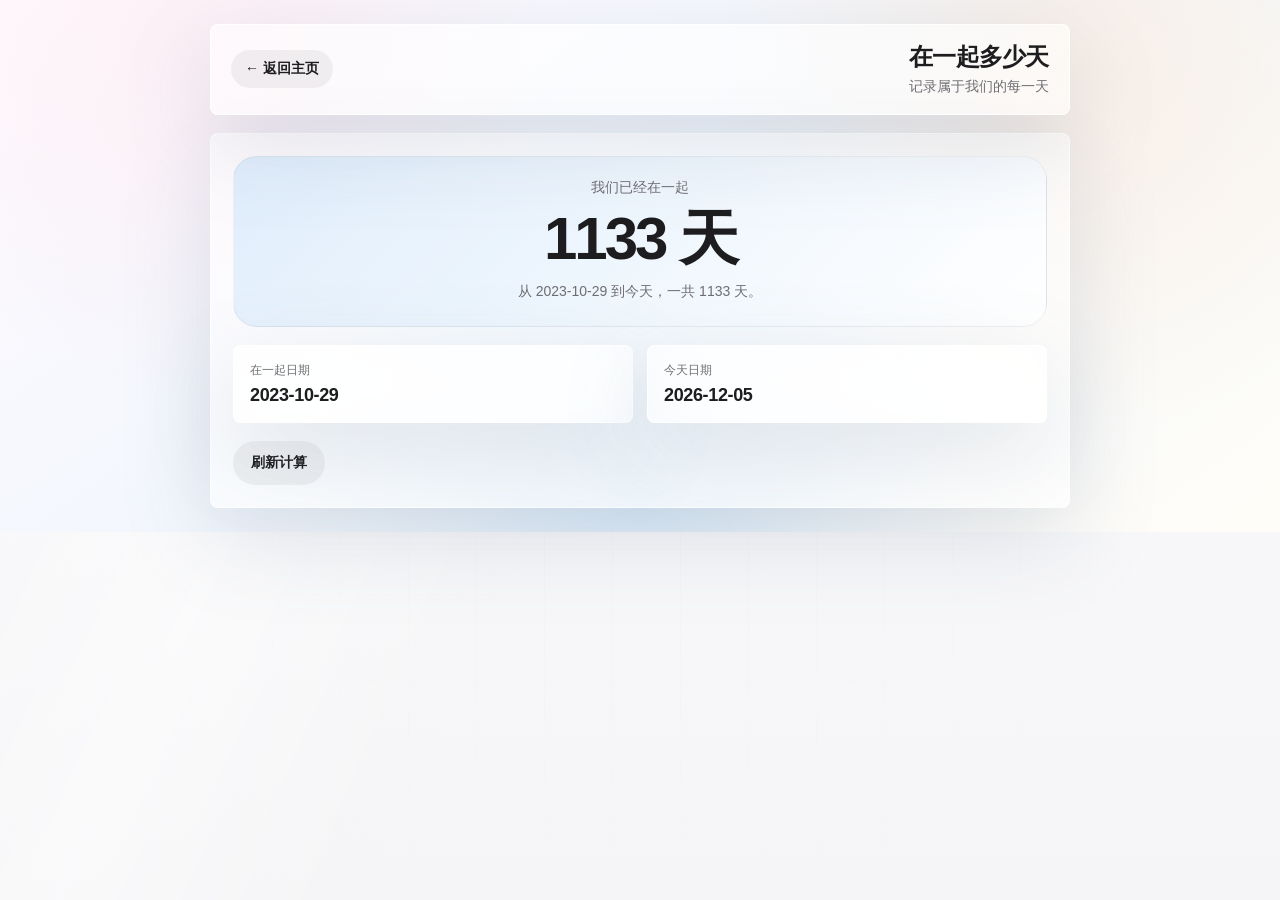
<file: days.html>
<!doctype html>
<html lang="zh-CN">
<head>
  <meta charset="UTF-8" />
  <meta name="viewport" content="width=device-width, initial-scale=1.0" />
  <title>在一起多少天</title>
  <style>
    :root {
      --bg: #f5f5f7;
      --panel: rgba(255, 255, 255, 0.72);
      --panel-strong: rgba(255, 255, 255, 0.9);
      --text: #1d1d1f;
      --subtext: #6e6e73;
      --primary: #0071e3;
      --primary-hover: #0060c7;
      --shadow: 0 18px 50px rgba(0, 0, 0, 0.08);
      --shadow-soft: 0 8px 24px rgba(0, 0, 0, 0.06);
      --radius-xl: 28px;
      --radius-lg: 22px;
      --radius-md: 16px;
    }

    * { box-sizing: border-box; }

    html, body {
      margin: 0;
      min-height: 100%;
      color: var(--text);
      font-family: -apple-system, BlinkMacSystemFont, "SF Pro Display", "SF Pro Text",
        "PingFang SC", "Hiragino Sans GB", "Microsoft YaHei", sans-serif;
      -webkit-font-smoothing: antialiased;
      text-rendering: optimizeLegibility;
      background:
        radial-gradient(circle at top left, rgba(0, 113, 227, 0.10), transparent 28%),
        radial-gradient(circle at top right, rgba(255, 59, 48, 0.08), transparent 24%),
        linear-gradient(180deg, #fbfbfd 0%, #f5f5f7 100%);
    }

    body {
      padding: 24px;
    }

    .page {
      max-width: 860px;
      margin: 0 auto;
    }

    .topbar {
      position: sticky;
      top: 16px;
      z-index: 20;
      background: var(--panel);
      backdrop-filter: saturate(180%) blur(18px);
      -webkit-backdrop-filter: saturate(180%) blur(18px);
      border: 1px solid rgba(255, 255, 255, 0.7);
      border-radius: var(--radius-xl);
      box-shadow: var(--shadow-soft);
      padding: 18px 20px;
      display: flex;
      align-items: center;
      justify-content: space-between;
      gap: 12px;
    }

    .back {
      text-decoration: none;
      color: var(--text);
      font-size: 14px;
      font-weight: 600;
      padding: 10px 14px;
      border-radius: 999px;
      background: rgba(0, 0, 0, 0.05);
      transition: background .2s ease, transform .15s ease;
      white-space: nowrap;
    }

    .back:hover {
      background: rgba(0, 0, 0, 0.08);
      transform: translateY(-1px);
    }

    .title-wrap h1 {
      margin: 0;
      font-size: 24px;
      line-height: 1.2;
      letter-spacing: -0.03em;
    }

    .title-wrap p {
      margin: 6px 0 0;
      color: var(--subtext);
      font-size: 14px;
    }

    .card {
      margin-top: 18px;
      background: rgba(255, 255, 255, 0.52);
      border: 1px solid rgba(255, 255, 255, 0.78);
      border-radius: var(--radius-xl);
      box-shadow: var(--shadow-soft);
      padding: 22px;
    }

    .hero {
      padding: 22px;
      border-radius: 24px;
      background:
        linear-gradient(135deg, rgba(0,113,227,0.12), rgba(255,255,255,0.7)),
        rgba(255,255,255,0.78);
      border: 1px solid rgba(0, 0, 0, 0.05);
      text-align: center;
    }

    .hero .label {
      font-size: 14px;
      color: var(--subtext);
      margin: 0;
    }

    .hero .days {
      margin: 10px 0 0;
      font-size: clamp(34px, 7vw, 60px);
      line-height: 1.05;
      font-weight: 900;
      letter-spacing: -0.05em;
      color: var(--text);
    }

    .hero .sub {
      margin: 10px 0 0;
      color: var(--subtext);
      font-size: 14px;
      line-height: 1.7;
    }

    .info-grid {
      margin-top: 18px;
      display: grid;
      grid-template-columns: repeat(2, minmax(0, 1fr));
      gap: 14px;
    }

    .info-item {
      padding: 16px;
      border-radius: 20px;
      background: rgba(255, 255, 255, 0.72);
      border: 1px solid rgba(0, 0, 0, 0.06);
    }

    .info-item .k {
      font-size: 12px;
      color: var(--subtext);
      margin: 0 0 6px;
    }

    .info-item .v {
      font-size: 18px;
      font-weight: 800;
      margin: 0;
      letter-spacing: -0.02em;
    }

    .tips {
      margin-top: 16px;
      font-size: 12px;
      color: var(--subtext);
      line-height: 1.8;
    }

    .btn-row {
      margin-top: 18px;
      display: flex;
      gap: 10px;
      flex-wrap: wrap;
    }

    .btn {
      border: none;
      border-radius: 999px;
      font-weight: 700;
      cursor: pointer;
      user-select: none;
      -webkit-tap-highlight-color: transparent;
      transition: transform .15s ease, background .2s ease, box-shadow .2s ease;
      text-decoration: none;
      display: inline-flex;
      align-items: center;
      justify-content: center;
      padding: 13px 18px;
      font-size: 14px;
    }

    .primary-btn {
      background: linear-gradient(180deg, #0a84ff 0%, #0071e3 100%);
      color: #fff;
      box-shadow: 0 10px 22px rgba(0, 113, 227, 0.24);
    }

    .primary-btn:hover {
      background: linear-gradient(180deg, #2491ff 0%, var(--primary-hover) 100%);
      transform: translateY(-1px);
    }

    .ghost-btn {
      background: rgba(0, 0, 0, 0.05);
      color: var(--text);
    }

    .ghost-btn:hover {
      background: rgba(0, 0, 0, 0.08);
      transform: translateY(-1px);
    }

    @media (max-width: 720px) {
      body {
        padding: 14px;
      }

      .topbar {
        top: 10px;
        padding: 14px 16px;
        flex-direction: column;
        align-items: flex-start;
      }

      .card {
        padding: 16px;
      }

      .info-grid {
        grid-template-columns: 1fr;
      }

      .hero .days {
        font-size: 42px;
      }
    }
  </style>
  <link rel="stylesheet" href="./assets/site-motion.css" />
  <link rel="icon" href='data:image/svg+xml,%3Csvg xmlns="http://www.w3.org/2000/svg" viewBox="0 0 64 64"%3E%3Crect width="64" height="64" rx="18" fill="%23eaf4ff"/%3E%3Cpath fill="%237199c9" d="M32 49 15 32c-6-6-2-17 7-17 5 0 8 3 10 7 2-4 5-7 10-7 9 0 13 11 7 17L32 49z"/%3E%3C/svg%3E' />
  <style>
    body {
      background:
        radial-gradient(circle at 18% 10%, rgba(180, 210, 244, .72), transparent 30%),
        radial-gradient(circle at 88% 18%, rgba(255, 250, 235, .9), transparent 28%),
        radial-gradient(circle at 42% 92%, rgba(212, 227, 246, .9), transparent 36%),
        linear-gradient(140deg, #f9fbff 0%, #eef5fb 48%, #ffffff 100%) !important;
    }

    body::before {
      content: "";
      position: fixed;
      inset: 0;
      z-index: 0;
      pointer-events: none;
      background:
        linear-gradient(90deg, rgba(126, 149, 178, .07) 1px, transparent 1px),
        linear-gradient(rgba(126, 149, 178, .06) 1px, transparent 1px);
      background-size: 64px 64px;
      mask-image: radial-gradient(circle at 50% 36%, rgba(0,0,0,.68), transparent 70%);
    }

    .page { position: relative; z-index: 1; }

    .topbar,
    .card,
    .info-item {
      border-radius: 8px !important;
      border: 1px solid rgba(255,255,255,.78) !important;
      background: rgba(255,255,255,.58) !important;
      box-shadow: 0 28px 90px rgba(92, 111, 138, .18) !important;
      backdrop-filter: blur(24px) saturate(150%);
      -webkit-backdrop-filter: blur(24px) saturate(150%);
    }
  </style>
</head>
<body data-page-key="days" class="nuonuo-page-enter">
  <div class="page">
    <header class="topbar">
      <a class="back" href="./index.html">← 返回主页</a>
      <div class="title-wrap">
        <h1>在一起多少天</h1>
        <p>记录属于我们的每一天</p>
      </div>
    </header>

    <main class="card">
      <section class="hero">
        <p class="label">我们已经在一起</p>
        <div class="days" id="daysText">-- 天</div>
        <p class="sub" id="subText">正在计算中…</p>
      </section>

      <div class="info-grid">
        <div class="info-item">
          <p class="k">在一起日期</p>
          <p class="v" id="startDateText">--</p>
        </div>
        <div class="info-item">
          <p class="k">今天日期</p>
          <p class="v" id="todayText">--</p>
        </div>
      </div>

      <div class="btn-row">
    
        <button class="btn ghost-btn" id="refreshBtn">刷新计算</button>
      </div>

    
    </main>
  </div>

  <script src="./assets/vendor/gsap/gsap.min.js"></script>
  <script src="./assets/site-motion.js"></script>
  <script>
    // Anniversary page script: calculates days together from a fixed start date in the user's local timezone.
    // 这里改成你们“在一起”的日期
    // 格式：YYYY-MM-DD
    const START_DATE = '2023-10-29';

    const daysText = document.getElementById('daysText');
    const subText = document.getElementById('subText');
    const startDateText = document.getElementById('startDateText');
    const todayText = document.getElementById('todayText');
    const refreshBtn = document.getElementById('refreshBtn');

    function formatDate(date) {
      const y = date.getFullYear();
      const m = String(date.getMonth() + 1).padStart(2, '0');
      const d = String(date.getDate()).padStart(2, '0');
      return `${y}-${m}-${d}`;
    }

    function calculateDaysTogether() {
      // Normalize both dates to midnight so partial-day hours do not change the displayed day count.
      const start = new Date(START_DATE);
      const today = new Date();

      start.setHours(0, 0, 0, 0);
      today.setHours(0, 0, 0, 0);

      const diffMs = today - start;
      const days = Math.floor(diffMs / (1000 * 60 * 60 * 24));

      startDateText.textContent = formatDate(start);
      todayText.textContent = formatDate(today);

      if (days < 0) {
        daysText.textContent = `还没到`;
        subText.textContent = `你设置的在一起日期是 ${formatDate(start)}，它还晚于今天。请检查日期是否写对。`;
        return;
      }

      daysText.textContent = `${days} 天`;
      subText.textContent = `从 ${formatDate(start)} 到今天，一共 ${days} 天。`;
    }

    refreshBtn.addEventListener('click', calculateDaysTogether);

    calculateDaysTogether();
    setInterval(calculateDaysTogether, 60 * 1000);
  </script>
</body>
</html>
</file>
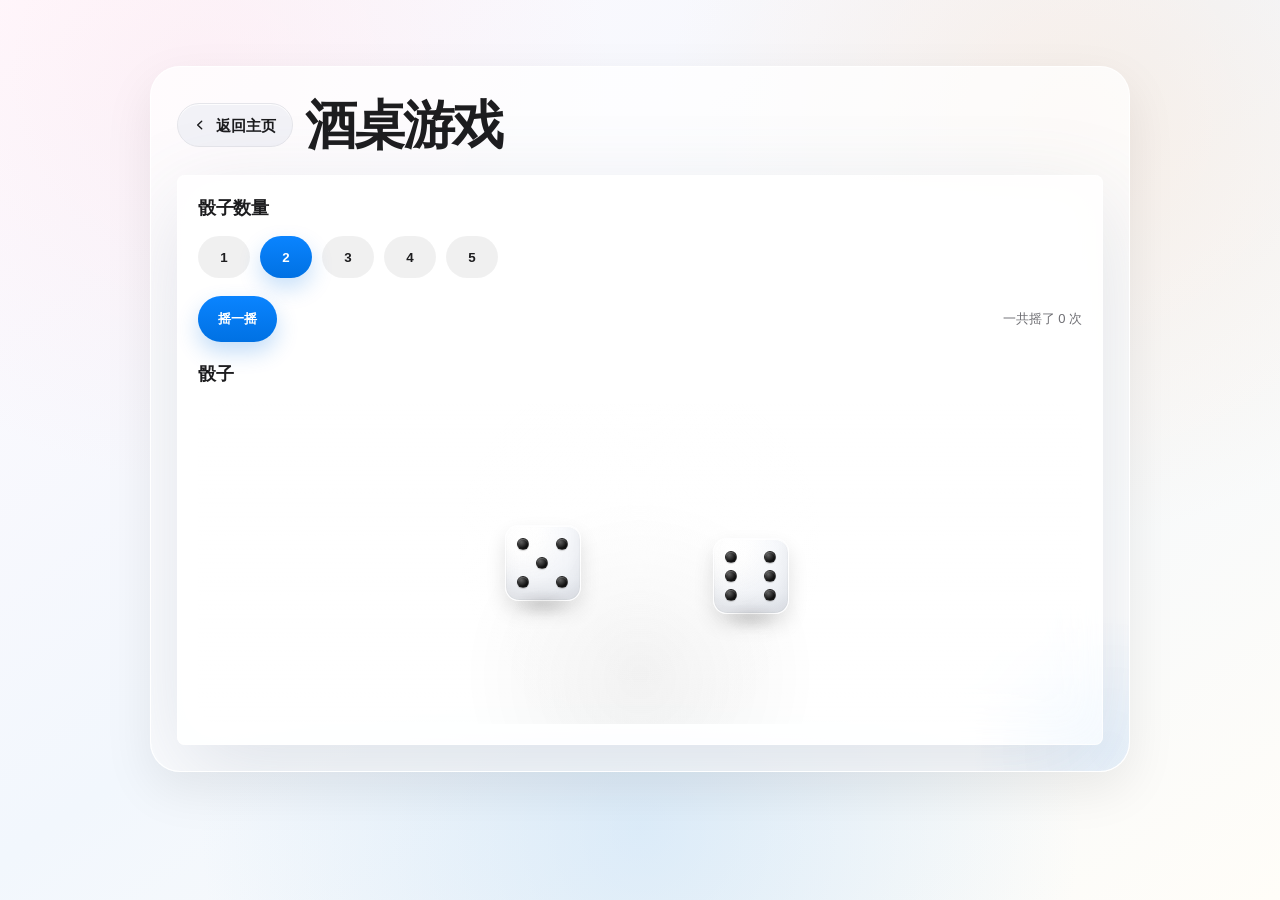
<file: drinkgame.html>
<!doctype html>
<html lang="zh-CN">
<head>
  <meta charset="UTF-8" />
  <meta name="viewport" content="width=device-width, initial-scale=1.0, viewport-fit=cover" />
  <title>酒桌游戏</title>
  <style>
    :root {
      --text: #1d1d1f;
      --subtext: #6e6e73;
      --shadow: 0 18px 50px rgba(0, 0, 0, 0.08);
      --shadow-soft: 0 8px 24px rgba(0, 0, 0, 0.06);
      --primary: #0a84ff;
      --primary-2: #0071e3;
      --die-size: 76px;
      --pip-size: 12px;
    }

    * { box-sizing: border-box; }

    html, body {
      margin: 0;
      min-height: 100%;
      color: var(--text);
      font-family: -apple-system, BlinkMacSystemFont, "SF Pro Display", "SF Pro Text",
        "PingFang SC", "Hiragino Sans GB", "Microsoft YaHei", sans-serif;
      -webkit-font-smoothing: antialiased;
      text-rendering: optimizeLegibility;
      background:
        radial-gradient(circle at 12% 12%, rgba(0, 113, 227, 0.12), transparent 18%),
        radial-gradient(circle at 85% 15%, rgba(0, 113, 227, 0.09), transparent 16%),
        radial-gradient(circle at 70% 88%, rgba(44, 140, 255, 0.10), transparent 18%),
        linear-gradient(180deg, #fbfbfd 0%, #f5f5f7 100%);
    }

    body {
      padding: 18px;
    }

    .page {
      max-width: 980px;
      margin: 0 auto;
      min-height: calc(100vh - 36px);
      display: flex;
      flex-direction: column;
      gap: 18px;
      padding-top: 48px;
    }

    .hero {
      background: rgba(255, 255, 255, 0.72);
      backdrop-filter: saturate(180%) blur(24px);
      -webkit-backdrop-filter: saturate(180%) blur(24px);
      border: 1px solid rgba(255, 255, 255, 0.82);
      border-radius: 30px;
      box-shadow: var(--shadow);
      padding: 30px 26px 26px;
      overflow: hidden;
      position: relative;
    }

    .hero::before {
      content: "";
      position: absolute;
      inset: auto -120px -120px auto;
      width: 280px;
      height: 280px;
      border-radius: 50%;
      background: radial-gradient(circle, rgba(0,113,227,.09) 0%, rgba(0,113,227,0) 70%);
      pointer-events: none;
    }

    .title-row {
      display: flex;
      align-items: center;
      gap: 12px;
      flex-wrap: wrap;
    }

    .back-pill {
      display: inline-flex;
      align-items: center;
      gap: 8px;
      height: 44px;
      padding: 0 16px 0 14px;
      border-radius: 999px;
      text-decoration: none;
      color: #1d1d1f;
      background: #f2f2f7;
      border: 1px solid #e5e5ea;
      box-shadow: 0 1px 0 rgba(255,255,255,.85) inset;
      font-size: 15px;
      font-weight: 700;
      line-height: 1;
      transition: transform .15s ease, background .15s ease, box-shadow .15s ease;
      white-space: nowrap;
      user-select: none;
      -webkit-tap-highlight-color: transparent;
    }

    .back-pill:hover {
      transform: translateY(-1px);
      background: #ececf1;
      box-shadow: 0 4px 12px rgba(0,0,0,.06), 0 1px 0 rgba(255,255,255,.85) inset;
    }

    .back-pill svg {
      width: 16px;
      height: 16px;
      flex: 0 0 auto;
    }

    .title {
      margin: 0;
      font-size: clamp(30px, 5vw, 52px);
      line-height: 1.08;
      letter-spacing: -0.06em;
      font-weight: 900;
    }

    .subtitle {
      margin: 12px 0 0;
      color: var(--subtext);
      font-size: 16px;
      line-height: 1.8;
    }

    .panel {
      margin-top: 22px;
      background: rgba(255,255,255,.74);
      border: 1px solid rgba(255,255,255,.7);
      border-radius: 26px;
      box-shadow: var(--shadow-soft);
      padding: 20px;
    }

    .section-title {
      display: flex;
      align-items: baseline;
      justify-content: space-between;
      gap: 12px;
      margin-bottom: 16px;
      flex-wrap: wrap;
    }

    .section-title h2 {
      margin: 0;
      font-size: 18px;
      letter-spacing: -0.02em;
    }

    .section-title p {
      margin: 0;
      color: var(--subtext);
      font-size: 13px;
    }

    .count-row {
      display: flex;
      gap: 10px;
      flex-wrap: wrap;
    }

    .count-btn {
      border: none;
      height: 42px;
      min-width: 52px;
      padding: 0 16px;
      border-radius: 999px;
      font-weight: 700;
      cursor: pointer;
      background: rgba(0,0,0,.06);
      color: var(--text);
      transition: transform .15s ease, background .2s ease, color .2s ease, box-shadow .2s ease;
      user-select: none;
      -webkit-tap-highlight-color: transparent;
    }

    .count-btn:hover { transform: translateY(-1px); }

    .count-btn.active {
      background: linear-gradient(180deg, #0a84ff 0%, #0071e3 100%);
      color: #fff;
      box-shadow: 0 10px 22px rgba(0,113,227,.22);
    }

    .actions-row {
      margin-top: 18px;
      display: flex;
      gap: 12px;
      flex-wrap: wrap;
      align-items: center;
    }

    .roll-all-btn {
      border: none;
      height: 46px;
      padding: 0 20px;
      border-radius: 999px;
      font-weight: 800;
      cursor: pointer;
      color: #fff;
      background: linear-gradient(180deg, #0a84ff 0%, #0071e3 100%);
      box-shadow: 0 10px 22px rgba(0,113,227,.24);
      transition: transform .15s ease, box-shadow .15s ease, opacity .15s ease;
      user-select: none;
      -webkit-tap-highlight-color: transparent;
    }

    .roll-all-btn:hover {
      transform: translateY(-1px);
      box-shadow: 0 14px 26px rgba(0,113,227,.28);
    }

    .roll-all-btn:disabled {
      opacity: .7;
      cursor: not-allowed;
      transform: none;
    }

    .roll-tip {
      font-size: 13px;
      color: var(--subtext);
    }

    .roll-stat {
      font-size: 13px;
      color: var(--subtext);
      margin-left: auto;
      white-space: nowrap;
    }

    /* 不规则但不乱：保持每个骰子都可读 */
    .dice-stage {
      position: relative;
      margin-top: 18px;
      min-height: clamp(240px, 36vw, 320px);
      overflow: hidden;
      border-radius: 22px;
      background:
        radial-gradient(circle at 50% 44%, rgba(255,255,255,.42), transparent 38%),
        radial-gradient(circle at 50% 84%, rgba(0,0,0,.06), transparent 34%),
        linear-gradient(180deg, rgba(255,255,255,.35), rgba(255,255,255,.08));
    }

    .die {
      position: absolute;
      width: var(--die-size);
      height: var(--die-size);
      display: grid;
      place-items: center;
      transform: translate(-50%, -50%);
      will-change: left, top;
    }

    .die.rolling {
      animation: die-shake .7s ease-in-out both;
    }

    @keyframes die-shake {
      0%   { transform: translate(-50%, -50%) rotate(0deg) scale(1); }
      20%  { transform: translate(-50%, -50%) rotate(-12deg) scale(1.03); }
      40%  { transform: translate(-50%, -50%) rotate(14deg) scale(1.04); }
      60%  { transform: translate(-50%, -50%) rotate(-8deg) scale(1.02); }
      80%  { transform: translate(-50%, -50%) rotate(6deg) scale(1.01); }
      100% { transform: translate(-50%, -50%) rotate(0deg) scale(1); }
    }

    .die-face {
      width: min(100%, var(--die-size));
      height: min(100%, var(--die-size));
      border-radius: 14px;
      position: relative;
      overflow: hidden;
      background:
        radial-gradient(circle at 22% 16%, rgba(255,255,255,.95) 0%, rgba(255,255,255,.72) 18%, rgba(245,247,251,.95) 52%, rgba(232,236,243,1) 100%);
      border: 1px solid rgba(255,255,255,.92);
      box-shadow:
        0 10px 20px rgba(0,0,0,.12),
        inset 0 1px 0 rgba(255,255,255,.98),
        inset 0 -10px 16px rgba(0,0,0,.06),
        inset 0 0 0 1px rgba(0,0,0,.03);
    }

    .die-face::before {
      content: "";
      position: absolute;
      inset: 0;
      background:
        linear-gradient(135deg, rgba(255,255,255,.78), rgba(255,255,255,0) 36%),
        linear-gradient(180deg, rgba(255,255,255,.22), rgba(0,0,0,.02));
      pointer-events: none;
    }

    .die-face::after {
      content: "";
      position: absolute;
      top: -12%;
      left: -18%;
      width: 60%;
      height: 48%;
      background: radial-gradient(circle at 50% 50%, rgba(255,255,255,.22) 0%, rgba(255,255,255,0) 70%);
      transform: rotate(-18deg);
      pointer-events: none;
    }

    .pips {
      width: 78%;
      height: 78%;
      position: absolute;
      inset: 11%;
      display: grid;
      grid-template-columns: repeat(3, 1fr);
      grid-template-rows: repeat(3, 1fr);
      place-items: center;
      z-index: 1;
    }

    .pip {
      width: var(--pip-size);
      height: var(--pip-size);
      border-radius: 999px;
      background: radial-gradient(circle at 32% 30%, #5f5f5f 0%, #131313 64%, #000 100%);
      box-shadow:
        inset 0 1px 0 rgba(255,255,255,.18),
        0 1px 1px rgba(0,0,0,.16);
      border: 0.5px solid rgba(255,255,255,.06);
    }

    .die-shadow {
      position: absolute;
      left: 50%;
      bottom: -12px;
      width: 72%;
      height: 16px;
      transform: translateX(-50%);
      background: radial-gradient(ellipse at center, rgba(0,0,0,.18) 0%, rgba(0,0,0,.10) 35%, rgba(0,0,0,0) 74%);
      filter: blur(6px);
      opacity: .95;
      pointer-events: none;
    }

    .hint {
      margin-top: 14px;
      color: var(--subtext);
      font-size: 13px;
      line-height: 1.7;
    }

    .footer-note {
      margin-top: auto;
      padding: 12px 2px 2px;
      color: var(--subtext);
      font-size: 12px;
      text-align: center;
    }

    @media (max-width: 720px) {
      :root {
        --die-size: 62px;
        --pip-size: 10px;
      }

      body { padding: 12px; }

      .page {
        min-height: calc(100vh - 24px);
        padding-top: 54px;
      }

      .hero {
        border-radius: 24px;
        padding: 22px 16px 18px;
      }

      .panel {
        padding: 16px;
        border-radius: 22px;
      }

      .dice-stage {
        min-height: 236px;
        border-radius: 18px;
      }

      .count-btn {
        min-width: 48px;
        height: 40px;
        padding: 0 14px;
      }

      .roll-all-btn {
        width: 100%;
      }

      .roll-stat {
        width: 100%;
        margin-left: 0;
      }
    }

    @media (min-width: 721px) and (max-width: 980px) {
      :root {
        --die-size: 68px;
        --pip-size: 11px;
      }
      .dice-stage {
        min-height: 280px;
      }
    }
  </style>
  <link rel="stylesheet" href="./assets/site-motion.css" />
  <link rel="icon" href='data:image/svg+xml,%3Csvg xmlns="http://www.w3.org/2000/svg" viewBox="0 0 64 64"%3E%3Crect width="64" height="64" rx="18" fill="%23eaf4ff"/%3E%3Cpath fill="%237199c9" d="M32 49 15 32c-6-6-2-17 7-17 5 0 8 3 10 7 2-4 5-7 10-7 9 0 13 11 7 17L32 49z"/%3E%3C/svg%3E' />
  <style>
    body {
      background:
        radial-gradient(circle at 18% 10%, rgba(180, 210, 244, .72), transparent 30%),
        radial-gradient(circle at 88% 18%, rgba(255, 250, 235, .9), transparent 28%),
        radial-gradient(circle at 42% 92%, rgba(212, 227, 246, .9), transparent 36%),
        linear-gradient(140deg, #f9fbff 0%, #eef5fb 48%, #ffffff 100%) !important;
    }

    body::before {
      content: "";
      position: fixed;
      inset: 0;
      z-index: 0;
      pointer-events: none;
      background:
        linear-gradient(90deg, rgba(126, 149, 178, .07) 1px, transparent 1px),
        linear-gradient(rgba(126, 149, 178, .06) 1px, transparent 1px);
      background-size: 64px 64px;
      mask-image: radial-gradient(circle at 50% 36%, rgba(0,0,0,.68), transparent 70%);
    }

    .page { position: relative; z-index: 1; }

    .topbar,
    .panel,
    .mode-card,
    .result-card {
      border-radius: 8px !important;
      border: 1px solid rgba(255,255,255,.78) !important;
      background: rgba(255,255,255,.58) !important;
      box-shadow: 0 28px 90px rgba(92, 111, 138, .18) !important;
      backdrop-filter: blur(24px) saturate(150%);
      -webkit-backdrop-filter: blur(24px) saturate(150%);
    }
  </style>
</head>
<body data-page-key="drink" class="nuonuo-page-enter">
  <div class="page">
    <section class="hero">
      <div class="title-row">
        <a class="back-pill" href="./index.html" aria-label="返回主页">
          <svg viewBox="0 0 24 24" fill="none" aria-hidden="true">
            <path d="M14.5 6.5L8.5 12l6 5.5" stroke="currentColor" stroke-width="2.2" stroke-linecap="round" stroke-linejoin="round"/>
          </svg>
          <span>返回主页</span>
        </a>
        <h1 class="title">酒桌游戏</h1>
      </div>

     

      <div class="panel">
        <div class="section-title">
          <h2>骰子数量</h2>
       
        </div>
        <div class="count-row" id="countRow"></div>

        <div class="actions-row">
          <button class="roll-all-btn" id="rollAllBtn" type="button">摇一摇</button>
          <div class="roll-tip"></div>
          <div class="roll-stat" id="rollStat">一共摇了 0 次</div>
        </div>

        <div class="section-title" style="margin-top:20px;">
          <h2>骰子</h2>
       
        </div>

        <div class="dice-stage" id="diceStage"></div>

      
      </div>
    </section>

   
  </div>

  <script src="./assets/vendor/gsap/gsap.min.js"></script>
  <script src="./assets/site-motion.js"></script>
  <script>
    // Dice game page script: builds the dice controls, rolls dice values, and animates each die locally.
    const countRow = document.getElementById('countRow');
    const diceStage = document.getElementById('diceStage');
    const rollAllBtn = document.getElementById('rollAllBtn');
    const rollStat = document.getElementById('rollStat');

    const pipMap = {
      1: [[2, 2]],
      2: [[1, 1], [3, 3]],
      3: [[1, 1], [2, 2], [3, 3]],
      4: [[1, 1], [1, 3], [3, 1], [3, 3]],
      5: [[1, 1], [1, 3], [2, 2], [3, 1], [3, 3]],
      6: [[1, 1], [2, 1], [3, 1], [1, 3], [2, 3], [3, 3]]
    };

    let audioCtx = null;

    function getAudioCtx() {
      if (!audioCtx) {
        audioCtx = new (window.AudioContext || window.webkitAudioContext)();
      }
      return audioCtx;
    }

    function playClack(timeOffset, pitch, duration, gainLevel = 0.65) {
      const ctx = getAudioCtx();
      if (ctx.state === 'suspended') ctx.resume();

      const bufferSize = Math.max(1, Math.floor(ctx.sampleRate * duration));
      const buffer = ctx.createBuffer(1, bufferSize, ctx.sampleRate);
      const data = buffer.getChannelData(0);

      for (let i = 0; i < bufferSize; i++) {
        const fade = 1 - (i / bufferSize);
        data[i] = (Math.random() * 2 - 1) * fade * fade;
      }

      const source = ctx.createBufferSource();
      source.buffer = buffer;

      const band = ctx.createBiquadFilter();
      band.type = 'bandpass';
      band.frequency.value = pitch;
      band.Q.value = 5;

      const gain = ctx.createGain();
      const now = ctx.currentTime + timeOffset;
      gain.gain.setValueAtTime(0.0001, now);
      gain.gain.exponentialRampToValueAtTime(gainLevel, now + 0.006);
      gain.gain.exponentialRampToValueAtTime(0.0001, now + duration);

      source.connect(band).connect(gain).connect(ctx.destination);
      source.start(now);
      source.stop(now + duration);
    }

    function playCollisionSound() {
      playClack(0.00, 180, 0.045, 0.65);
      playClack(0.04, 230, 0.040, 0.60);
      playClack(0.09, 150, 0.052, 0.58);
    }

    function randFace() {
      return Math.floor(Math.random() * 6) + 1;
    }

    function buildFace(face) {
      // Pips are CSS-grid coordinates, so each dice face stays crisp at any responsive size.
      const pips = pipMap[face].map(([r, c]) => {
        return `<span class="pip" style="grid-row:${r};grid-column:${c};"></span>`;
      }).join('');
      return `<span class="pips">${pips}</span>`;
    }

    function clamp(n, min, max) {
      return Math.max(min, Math.min(max, n));
    }

    function jitter(range) {
      return (Math.random() * 2 - 1) * range;
    }

    // 不规则但不乱：保持每个骰子都可读
    function getLayoutByCount(count) {
      const presets = {
        1: [
          { x: 50, y: 50, z: 20 }
        ],
        2: [
          { x: 40, y: 48, z: 20 },
          { x: 61, y: 52, z: 21 }
        ],
        3: [
          { x: 32, y: 43, z: 20 },
          { x: 52, y: 37, z: 21 },
          { x: 71, y: 47, z: 22 }
        ],
        4: [
          { x: 30, y: 35, z: 20 },
          { x: 64, y: 36, z: 21 },
          { x: 36, y: 67, z: 22 },
          { x: 70, y: 63, z: 23 }
        ],
        5: [
          { x: 22, y: 44, z: 20 },
          { x: 48, y: 30, z: 21 },
          { x: 75, y: 44, z: 22 },
          { x: 33, y: 69, z: 23 },
          { x: 61, y: 71, z: 24 }
        ]
      };

      const base = presets[count] || presets[5];

      return base.map((p, index) => ({
        x: clamp(p.x + jitter(3.2), 12, 88),
        y: clamp(p.y + jitter(3.0), 16, 84),
        z: p.z + index
      }));
    }

    let state = {
      count: 2,
      dice: [],
      totalRolls: 0
    };

    function updateRollStat() {
      rollStat.textContent = `一共摇了 ${state.totalRolls} 次`;
    }

    function renderCountButtons() {
      countRow.innerHTML = '';
      for (let i = 1; i <= 5; i++) {
        const btn = document.createElement('button');
        btn.className = 'count-btn' + (i === state.count ? ' active' : '');
        btn.type = 'button';
        btn.textContent = i;
        btn.addEventListener('click', () => setCount(i));
        countRow.appendChild(btn);
      }
    }

    function createDie(value) {
      const die = document.createElement('div');
      die.className = 'die';
      die.dataset.value = String(value);
      die.innerHTML = `
        <div class="die-face">${buildFace(value)}</div>
        <div class="die-shadow"></div>
      `;
      return die;
    }

    function renderDice() {
      diceStage.innerHTML = '';
      const layouts = getLayoutByCount(state.count);

      state.dice.forEach((die, index) => {
        const layout = layouts[index];
        die.style.left = `${layout.x}%`;
        die.style.top = `${layout.y}%`;
        die.style.zIndex = String(layout.z);
        diceStage.appendChild(die);
      });
    }

    function setCount(nextCount) {
      // Rebuild dice whenever the selected dice count changes.
      state.count = nextCount;
      state.dice = Array.from({ length: nextCount }, () => createDie(randFace()));
      renderCountButtons();
      renderDice();
    }

    function setDieValue(die, value) {
      die.dataset.value = String(value);
      const face = die.querySelector('.die-face');
      face.innerHTML = buildFace(value);
    }

    function rollAllDice() {
      // Roll all visible dice, update roll counter, and stagger animations for a physical feel.
      if (rollAllBtn.disabled) return;

      rollAllBtn.disabled = true;
      state.totalRolls += 1;
      updateRollStat();
      playCollisionSound();

      const dice = Array.from(diceStage.querySelectorAll('.die'));

      dice.forEach((die, index) => {
        die.classList.remove('rolling');
        void die.offsetWidth;
        die.classList.add('rolling');

        const finalValue = randFace();

        setTimeout(() => {
          setDieValue(die, finalValue);
        }, 320 + index * 60);
      });

      setTimeout(() => {
        dice.forEach(die => die.classList.remove('rolling'));
        rollAllBtn.disabled = false;
      }, 900);
    }

    // 初始化
    setCount(2);
    renderCountButtons();
    renderDice();
    updateRollStat();

    rollAllBtn.addEventListener('click', rollAllDice);
  </script>
</body>
</html>
</file>
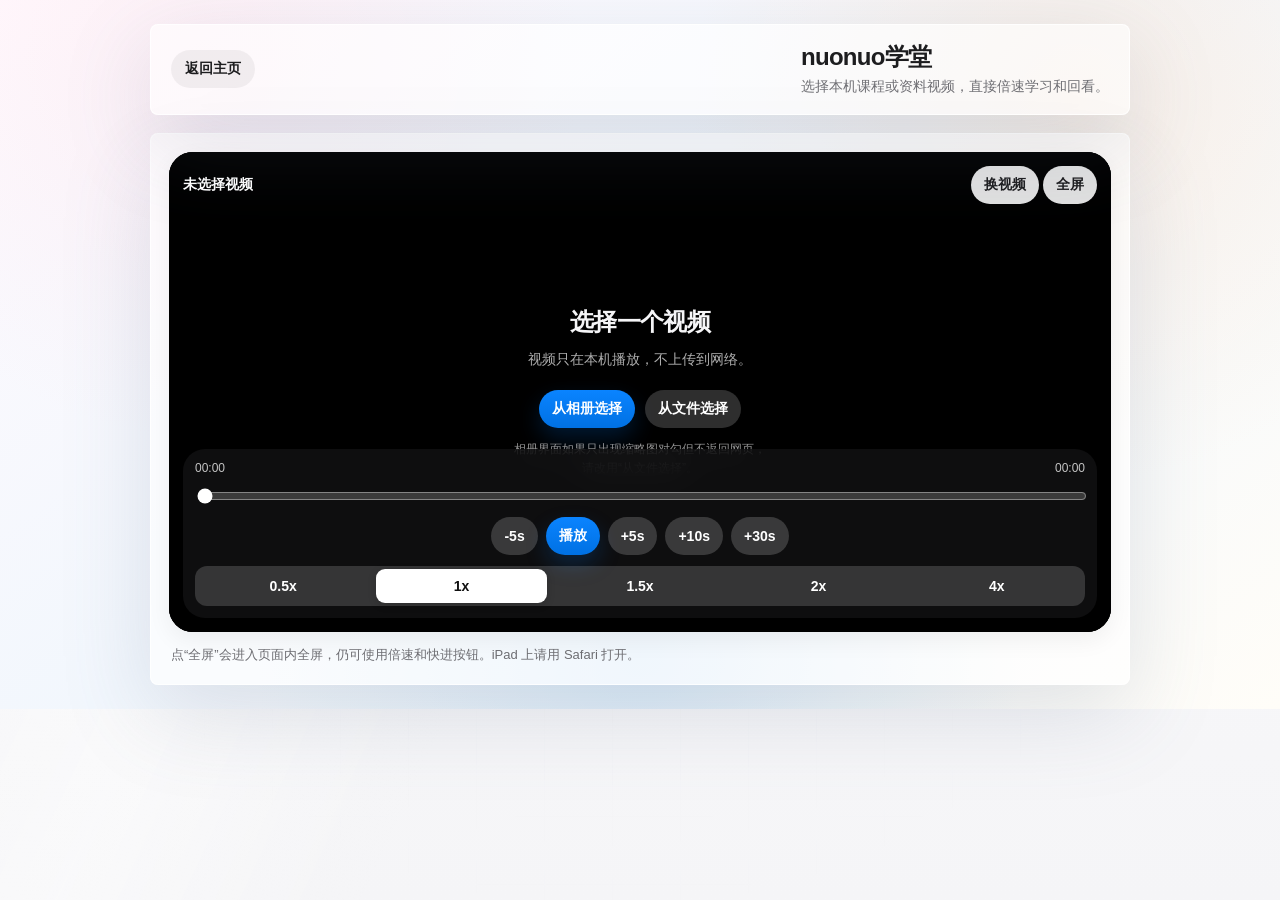
<file: video.html>
<!doctype html>
<html lang="zh-CN">
<head>
  <meta charset="UTF-8" />
  <meta name="viewport" content="width=device-width, initial-scale=1.0, viewport-fit=cover" />
  <title>nuonuo学堂</title>
  <link rel="stylesheet" href="./assets/site-motion.css" />
  <link rel="icon" href='data:image/svg+xml,%3Csvg xmlns="http://www.w3.org/2000/svg" viewBox="0 0 64 64"%3E%3Crect width="64" height="64" rx="18" fill="%23eaf4ff"/%3E%3Cpath fill="%237199c9" d="M32 49 15 32c-6-6-2-17 7-17 5 0 8 3 10 7 2-4 5-7 10-7 9 0 13 11 7 17L32 49z"/%3E%3C/svg%3E' />
  <style>
    :root {
      --text: #1d1d1f;
      --subtext: #6e6e73;
      --primary: #0071e3;
      --shadow: 0 18px 50px rgba(0, 0, 0, 0.08);
      --shadow-soft: 0 8px 24px rgba(0, 0, 0, 0.06);
      --radius-xl: 28px;
      --radius-lg: 22px;
    }

    * { box-sizing: border-box; }

    html, body {
      margin: 0;
      min-height: 100%;
      color: var(--text);
      font-family: -apple-system, BlinkMacSystemFont, "SF Pro Display", "SF Pro Text",
        "PingFang SC", "Hiragino Sans GB", "Microsoft YaHei", sans-serif;
      -webkit-font-smoothing: antialiased;
      text-rendering: optimizeLegibility;
      background:
        radial-gradient(circle at top left, rgba(0, 113, 227, 0.10), transparent 28%),
        radial-gradient(circle at top right, rgba(255, 59, 48, 0.08), transparent 24%),
        linear-gradient(180deg, #fbfbfd 0%, #f5f5f7 100%);
    }

    body {
      padding: 24px;
    }

    body.no-scroll {
      overflow: hidden;
      padding: 0;
      background: #000;
    }

    .page {
      max-width: 980px;
      margin: 0 auto;
    }

    .topbar {
      position: sticky;
      top: 16px;
      z-index: 20;
      background: rgba(255, 255, 255, 0.72);
      backdrop-filter: saturate(180%) blur(18px);
      -webkit-backdrop-filter: saturate(180%) blur(18px);
      border: 1px solid rgba(255, 255, 255, 0.7);
      border-radius: var(--radius-xl);
      box-shadow: var(--shadow-soft);
      padding: 18px 20px;
      display: flex;
      align-items: center;
      justify-content: space-between;
      gap: 12px;
      flex-wrap: wrap;
    }

    .back {
      text-decoration: none;
      color: var(--text);
      font-size: 14px;
      font-weight: 600;
      padding: 10px 14px;
      border-radius: 999px;
      background: rgba(0, 0, 0, 0.05);
      transition: background .2s ease, transform .15s ease;
      white-space: nowrap;
      -webkit-tap-highlight-color: transparent;
    }

    .back:hover {
      background: rgba(0, 0, 0, 0.08);
      transform: translateY(-1px);
    }

    .title-wrap h1 {
      margin: 0;
      font-size: 24px;
      line-height: 1.2;
      letter-spacing: -0.03em;
    }

    .title-wrap p {
      margin: 6px 0 0;
      color: var(--subtext);
      font-size: 14px;
    }

    .video-card {
      margin-top: 18px;
      background: rgba(255, 255, 255, 0.54);
      border: 1px solid rgba(255, 255, 255, 0.78);
      border-radius: var(--radius-xl);
      box-shadow: var(--shadow);
      padding: 18px;
    }

    .player {
      position: relative;
      overflow: hidden;
      min-height: 480px;
      border-radius: 24px;
      background: #000;
      box-shadow: var(--shadow-soft);
    }

    video {
      width: 100%;
      height: 100%;
      min-height: 480px;
      display: block;
      object-fit: contain;
      background: #000;
    }

    .choose-empty {
      position: absolute;
      inset: 0;
      z-index: 3;
      display: grid;
      place-items: center;
      padding: 24px;
      color: #f5f5f7;
      text-align: center;
      background: #000;
    }

    .choose-empty[hidden] {
      display: none;
    }

    .empty-title {
      margin: 0;
      font-size: 24px;
      font-weight: 800;
      letter-spacing: -0.03em;
    }

    .empty-copy {
      margin: 10px 0 18px;
      color: rgba(255, 255, 255, 0.68);
      font-size: 14px;
      line-height: 1.7;
    }

    .choose-actions {
      display: flex;
      justify-content: center;
      gap: 10px;
      flex-wrap: wrap;
    }

    .picker-note {
      margin: 12px auto 0;
      max-width: 260px;
      color: rgba(255, 255, 255, 0.58);
      font-size: 12px;
      line-height: 1.6;
    }

    .top-controls,
    .control-panel {
      position: absolute;
      z-index: 5;
      left: 14px;
      right: 14px;
    }

    .top-controls {
      top: 14px;
      display: flex;
      align-items: center;
      justify-content: space-between;
      gap: 12px;
      pointer-events: none;
    }

    .top-controls > * {
      pointer-events: auto;
    }

    .video-title {
      min-width: 0;
      color: #fff;
      font-size: 14px;
      font-weight: 700;
      overflow: hidden;
      text-overflow: ellipsis;
      white-space: nowrap;
      text-shadow: 0 1px 8px rgba(0,0,0,.6);
    }

    .control-panel {
      bottom: 14px;
      display: grid;
      gap: 11px;
      padding: 12px;
      border-radius: 22px;
      background: rgba(20, 20, 22, 0.72);
      backdrop-filter: saturate(180%) blur(18px);
      -webkit-backdrop-filter: saturate(180%) blur(18px);
      transition: opacity .18s ease, transform .18s ease;
    }

    .time-row,
    .button-row,
    .speed-row {
      display: flex;
      align-items: center;
      gap: 8px;
    }

    .time-row {
      justify-content: space-between;
      color: rgba(255,255,255,.76);
      font-size: 12px;
      font-variant-numeric: tabular-nums;
    }

    .progress {
      width: 100%;
      accent-color: #fff;
    }

    .button-row {
      justify-content: center;
      flex-wrap: wrap;
    }

    .speed-row {
      padding: 3px;
      border-radius: 12px;
      background: rgba(255, 255, 255, 0.16);
    }

    .btn,
    .file-label,
    .speed-btn {
      border: none;
      cursor: pointer;
      user-select: none;
      -webkit-tap-highlight-color: transparent;
      transition: transform .15s ease, background .2s ease, opacity .2s ease;
      white-space: nowrap;
    }

    .btn:hover,
    .speed-btn:hover {
      transform: translateY(-1px);
    }

    .btn,
    .file-label {
      display: inline-flex;
      align-items: center;
      justify-content: center;
      min-height: 38px;
      border-radius: 999px;
      padding: 9px 13px;
      font-size: 14px;
      font-weight: 800;
    }

    .primary {
      color: #fff;
      background: linear-gradient(180deg, #0a84ff 0%, #0071e3 100%);
      box-shadow: 0 10px 22px rgba(0, 113, 227, 0.22);
    }

    .glass {
      color: #fff;
      background: rgba(255, 255, 255, 0.18);
    }

    .light {
      color: var(--text);
      background: rgba(255, 255, 255, 0.88);
    }

    .speed-btn {
      flex: 1;
      height: 34px;
      min-width: 0;
      border-radius: 9px;
      color: #fff;
      background: transparent;
      font-size: 14px;
      font-weight: 800;
    }

    .speed-btn.active {
      color: #111;
      background: #fff;
      box-shadow: 0 2px 8px rgba(0,0,0,.16);
    }

    input[type="file"] {
      position: absolute;
      width: 1px;
      height: 1px;
      overflow: hidden;
      clip: rect(0 0 0 0);
    }

    .hint {
      margin: 12px 2px 0;
      color: var(--subtext);
      font-size: 13px;
      line-height: 1.7;
    }

    .is-fullscreen .topbar,
    .is-fullscreen .hint {
      display: none;
    }

    .is-fullscreen .page,
    .is-fullscreen .video-card {
      max-width: none;
      margin: 0;
      padding: 0;
      border: 0;
      border-radius: 0;
      box-shadow: none;
      background: #000;
    }

    .is-fullscreen .video-card {
      position: fixed;
      inset: 0;
      z-index: 1000;
    }

    .is-fullscreen .player {
      width: 100vw;
      height: 100vh;
      min-height: 100vh;
      border-radius: 0;
      box-shadow: none;
    }

    .is-fullscreen video {
      height: 100vh;
      min-height: 100vh;
    }

    .exit-fullscreen {
      display: none;
    }

    .is-fullscreen .enter-fullscreen {
      display: none;
    }

    .is-fullscreen .exit-fullscreen {
      display: inline-flex;
    }

    .is-fullscreen.controls-hidden .top-controls,
    .is-fullscreen.controls-hidden .control-panel {
      opacity: 0;
      pointer-events: none;
    }

    .is-fullscreen.controls-hidden .control-panel {
      transform: translateY(14px);
    }

    @media (max-width: 720px) {
      body { padding: 12px; }

      .topbar {
        border-radius: 22px;
        padding: 14px 16px;
      }

      .title-wrap h1 {
        font-size: 21px;
      }

      .title-wrap p {
        font-size: 13px;
      }

      .video-card {
        border-radius: 24px;
        padding: 10px;
      }

      .player,
      video {
        min-height: min(78vh, 620px);
      }

      .top-controls {
        left: 10px;
        right: 10px;
        top: 10px;
      }

      .control-panel {
        left: 10px;
        right: 10px;
        bottom: 10px;
        border-radius: 20px;
      }

      .btn {
        flex: 1 1 58px;
        min-height: 36px;
        padding: 8px 9px;
        font-size: 13px;
      }

      .speed-btn {
        font-size: 13px;
      }
    }
  </style>
  <style>
    body {
      background:
        radial-gradient(circle at 18% 10%, rgba(180, 210, 244, .72), transparent 30%),
        radial-gradient(circle at 88% 18%, rgba(255, 250, 235, .9), transparent 28%),
        radial-gradient(circle at 42% 92%, rgba(212, 227, 246, .9), transparent 36%),
        linear-gradient(140deg, #f9fbff 0%, #eef5fb 48%, #ffffff 100%) !important;
    }

    body::before {
      content: "";
      position: fixed;
      inset: 0;
      z-index: 0;
      pointer-events: none;
      background:
        linear-gradient(90deg, rgba(126, 149, 178, .07) 1px, transparent 1px),
        linear-gradient(rgba(126, 149, 178, .06) 1px, transparent 1px);
      background-size: 64px 64px;
      mask-image: radial-gradient(circle at 50% 36%, rgba(0,0,0,.68), transparent 70%);
    }

    body.no-scroll {
      background: #000 !important;
    }

    .page { position: relative; z-index: 1; }

    .topbar,
    .video-card {
      border-radius: 8px !important;
      border: 1px solid rgba(255,255,255,.78) !important;
      background: rgba(255,255,255,.58) !important;
      box-shadow: 0 28px 90px rgba(92, 111, 138, .18) !important;
      backdrop-filter: blur(24px) saturate(150%);
      -webkit-backdrop-filter: blur(24px) saturate(150%);
    }
  </style>
</head>
<body data-page-key="video" class="nuonuo-page-enter">
  <div class="page">
    <header class="topbar">
      <a class="back" href="./index.html">返回主页</a>
      <div class="title-wrap">
        <h1>nuonuo学堂</h1>
        <p>选择本机课程或资料视频，直接倍速学习和回看。</p>
      </div>
    </header>

    <main class="video-card" id="videoCard">
      <section class="player" id="player">
        <video id="video" playsinline webkit-playsinline x-webkit-airplay="deny" preload="metadata"></video>

        <div class="choose-empty" id="emptyState">
          <div>
            <h2 class="empty-title">选择一个视频</h2>
            <p class="empty-copy" id="emptyCopy">视频只在本机播放，不上传到网络。</p>
            <div class="choose-actions">
              <label class="file-label primary" for="photoInput">从相册选择</label>
              <label class="file-label glass" for="fileInput">从文件选择</label>
            </div>
            <div class="picker-note">相册界面如果只出现缩略图对勾但不返回网页，请改用“从文件选择”。</div>
          </div>
        </div>

        <div class="top-controls">
          <div class="video-title" id="videoTitle">未选择视频</div>
          <div>
            <label class="file-label light" for="photoInput">换视频</label>
            <button class="btn light enter-fullscreen" type="button" id="enterFullBtn">全屏</button>
            <button class="btn light exit-fullscreen" type="button" id="exitFullBtn">完成</button>
          </div>
        </div>

        <div class="control-panel">
          <div class="time-row">
            <span id="currentTime">00:00</span>
            <span id="duration">00:00</span>
          </div>
          <input id="progress" class="progress" type="range" min="0" max="100" value="0" step="0.1" />

          <div class="button-row">
            <button class="btn glass" type="button" data-seek="-5">-5s</button>
            <button class="btn primary" type="button" id="playBtn">播放</button>
            <button class="btn glass" type="button" data-seek="5">+5s</button>
            <button class="btn glass" type="button" data-seek="10">+10s</button>
            <button class="btn glass" type="button" data-seek="30">+30s</button>
          </div>

          <div class="speed-row" aria-label="播放速度">
            <button class="speed-btn" type="button" data-speed="0.5">0.5x</button>
            <button class="speed-btn active" type="button" data-speed="1">1x</button>
            <button class="speed-btn" type="button" data-speed="1.5">1.5x</button>
            <button class="speed-btn" type="button" data-speed="2">2x</button>
            <button class="speed-btn" type="button" data-speed="4">4x</button>
          </div>
        </div>

        <input id="photoInput" type="file" accept="video/mp4,video/quicktime,video/x-m4v,.mp4,.mov,.m4v" />
        <input id="fileInput" type="file" />
      </section>
      <p class="hint">点“全屏”会进入页面内全屏，仍可使用倍速和快进按钮。iPad 上请用 Safari 打开。</p>
    </main>
  </div>

  <script src="./assets/vendor/gsap/gsap.min.js"></script>
  <script src="./assets/site-motion.js"></script>
  <script>
    // Local video player page script: selected files stay in the browser and are never uploaded.
    const body = document.body;
    const video = document.getElementById('video');
    const photoInput = document.getElementById('photoInput');
    const fileInput = document.getElementById('fileInput');
    const emptyState = document.getElementById('emptyState');
    const emptyCopy = document.getElementById('emptyCopy');
    const videoTitle = document.getElementById('videoTitle');
    const playBtn = document.getElementById('playBtn');
    const enterFullBtn = document.getElementById('enterFullBtn');
    const exitFullBtn = document.getElementById('exitFullBtn');
    const player = document.getElementById('player');
    const controlPanel = document.querySelector('.control-panel');
    const topControls = document.querySelector('.top-controls');
    const progress = document.getElementById('progress');
    const currentTimeEl = document.getElementById('currentTime');
    const durationEl = document.getElementById('duration');

    let objectUrl = '';
    let currentSpeed = 1;

    function formatTime(seconds) {
      if (!Number.isFinite(seconds) || seconds < 0) return '00:00';
      const total = Math.floor(seconds);
      const minutes = Math.floor(total / 60);
      const rest = total % 60;
      return `${String(minutes).padStart(2, '0')}:${String(rest).padStart(2, '0')}`;
    }

    function hasVideo() {
      return Boolean(video.currentSrc || video.src);
    }

    function syncPlayButton() {
      playBtn.textContent = video.paused ? '播放' : '暂停';
    }

    function syncTime() {
      const duration = Number.isFinite(video.duration) ? video.duration : 0;
      const current = Number.isFinite(video.currentTime) ? video.currentTime : 0;
      const percent = duration ? (current / duration) * 100 : 0;

      currentTimeEl.textContent = formatTime(current);
      durationEl.textContent = formatTime(duration);
      progress.value = String(percent);
    }

    function setSpeed(speed) {
      currentSpeed = speed;
      video.defaultPlaybackRate = speed;
      video.playbackRate = speed;
      syncSpeedButtons(speed);
    }

    function syncSpeedButtons(speed) {
      document.querySelectorAll('[data-speed]').forEach(button => {
        button.classList.toggle('active', Number(button.dataset.speed) === speed);
      });
    }

    async function playVideo() {
      try {
        video.playbackRate = currentSpeed;
        await video.play();
      } catch {
        syncPlayButton();
      }
    }

    function requestVideoFile() {
      photoInput.value = '';
      fileInput.value = '';
      emptyCopy.textContent = '正在等待系统相册确认。如果不能返回网页，请用“从文件选择”。';
      photoInput.click();
    }

    function togglePlay() {
      if (!hasVideo()) {
        requestVideoFile();
        return;
      }

      if (video.paused) {
        void playVideo();
      } else {
        video.pause();
      }
      syncPlayButton();
    }

    function seekBy(seconds) {
      if (!hasVideo()) return;
      const end = Number.isFinite(video.duration) ? video.duration : video.currentTime + seconds;
      video.currentTime = Math.min(Math.max(video.currentTime + seconds, 0), end);
      syncTime();
    }

    function seekToPercent(value) {
      if (!hasVideo() || !Number.isFinite(video.duration)) return;
      video.currentTime = (Number(value) / 100) * video.duration;
      syncTime();
    }

    function enterFullScreen() {
      // This is page-level fullscreen styling, not native video fullscreen, so custom controls remain visible.
      if (!hasVideo()) {
        requestVideoFile();
        return;
      }
      body.classList.add('is-fullscreen', 'no-scroll');
      body.classList.remove('controls-hidden');
    }

    function exitFullScreen() {
      body.classList.remove('is-fullscreen', 'no-scroll', 'controls-hidden');
    }

    function toggleFullScreenControls() {
      if (!body.classList.contains('is-fullscreen') || !hasVideo()) return;
      body.classList.toggle('controls-hidden');
    }

    playBtn.addEventListener('click', togglePlay);
    enterFullBtn.addEventListener('click', enterFullScreen);
    exitFullBtn.addEventListener('click', exitFullScreen);
    player.addEventListener('click', event => {
      if (event.target.closest('.control-panel, .top-controls, input, button, label')) return;
      toggleFullScreenControls();
    });
    controlPanel.addEventListener('click', event => event.stopPropagation());
    topControls.addEventListener('click', event => event.stopPropagation());
    photoInput.addEventListener('click', () => {
      emptyCopy.textContent = '正在等待系统相册确认。如果不能返回网页，请用“从文件选择”。';
    });

    fileInput.addEventListener('click', () => {
      emptyCopy.textContent = '正在等待文件选择。';
    });

    function loadSelectedFile(input) {
      // Use an object URL for local playback, and revoke the previous one to avoid leaking memory.
      const file = input.files && input.files[0];
      if (!file) {
        emptyCopy.textContent = '视频只在本机播放，不上传到网络。';
        return;
      }

      if (!file.type.startsWith('video/') && !/\.(mp4|mov|m4v)$/i.test(file.name || '')) {
        emptyCopy.textContent = '请选择 MP4、MOV 或 M4V 视频文件。';
        return;
      }

      if (objectUrl) URL.revokeObjectURL(objectUrl);
      objectUrl = URL.createObjectURL(file);
      video.src = objectUrl;
      videoTitle.textContent = file.name || '相册视频';
      emptyCopy.textContent = '正在载入视频...';
      emptyState.hidden = true;
      setSpeed(currentSpeed);
      video.load();
      void playVideo();
    }

    photoInput.addEventListener('change', () => loadSelectedFile(photoInput));
    fileInput.addEventListener('change', () => loadSelectedFile(fileInput));

    document.querySelectorAll('[data-seek]').forEach(button => {
      button.addEventListener('click', () => seekBy(Number(button.dataset.seek)));
    });

    document.querySelectorAll('[data-speed]').forEach(button => {
      button.addEventListener('click', () => setSpeed(Number(button.dataset.speed)));
    });

    progress.addEventListener('input', event => seekToPercent(event.target.value));
    video.addEventListener('loadedmetadata', () => {
      setSpeed(currentSpeed);
      syncTime();
    });
    video.addEventListener('ratechange', () => {
      currentSpeed = video.playbackRate || currentSpeed;
      syncSpeedButtons(currentSpeed);
    });
    video.addEventListener('timeupdate', syncTime);
    video.addEventListener('play', syncPlayButton);
    video.addEventListener('pause', syncPlayButton);
    video.addEventListener('ended', syncPlayButton);

    document.addEventListener('keydown', event => {
      if (event.key === 'Escape') exitFullScreen();
      if (event.key === ' ') {
        event.preventDefault();
        togglePlay();
      }
      if (event.key === 'ArrowLeft') seekBy(-5);
      if (event.key === 'ArrowRight') seekBy(5);
    });

    syncTime();
    syncPlayButton();
  </script>
</body>
</html>
</file>
<file: assets/site-motion.css>
:root {
  --nuonuo-warm: rgba(255, 220, 190, .34);
  --nuonuo-rose: rgba(255, 205, 218, .22);
  --nuonuo-blue: rgba(180, 215, 245, .42);
  --nuonuo-glass: rgba(255, 255, 255, .6);
  --nuonuo-line: rgba(112, 132, 158, .18);
}

body.nuonuo-subpage {
  position: relative;
  overflow-x: hidden;
  background:
    radial-gradient(circle at 16% 9%, var(--nuonuo-rose), transparent 30%),
    radial-gradient(circle at 84% 14%, var(--nuonuo-warm), transparent 31%),
    radial-gradient(circle at 50% 92%, var(--nuonuo-blue), transparent 42%),
    linear-gradient(145deg, #fffafe 0%, #f2f7fd 48%, #fffdf8 100%) !important;
}

body.nuonuo-subpage::before,
body.nuonuo-subpage::after {
  content: "";
  position: fixed;
  inset: 0;
  z-index: -2;
  pointer-events: none;
}

body.nuonuo-subpage::before {
  background:
    linear-gradient(90deg, rgba(120, 140, 166, .065) 1px, transparent 1px),
    linear-gradient(rgba(120, 140, 166, .055) 1px, transparent 1px);
  background-size: 68px 68px;
  mask-image: radial-gradient(circle at 48% 32%, rgba(0,0,0,.62), transparent 72%);
}

body.nuonuo-subpage::after {
  z-index: -1;
  background:
    linear-gradient(115deg, transparent 8%, rgba(255,255,255,.68) 28%, transparent 46%),
    radial-gradient(circle at 72% 18%, rgba(255,255,255,.74), transparent 24%);
  opacity: .68;
}

.nuonuo-page-enter .page,
.nuonuo-page-enter .topbar,
.nuonuo-page-enter .toolbar {
  opacity: 0;
}

.nuonuo-transition {
  position: fixed;
  inset: 0;
  z-index: 9999;
  display: grid;
  place-items: center;
  pointer-events: none;
  overflow: hidden;
  background:
    radial-gradient(circle at 50% 42%, rgba(255,255,255,.96), rgba(235, 246, 255, .56) 34%, rgba(255, 245, 238, .38) 62%, transparent 78%);
}

.nuonuo-transition-columns {
  position: absolute;
  inset: 0;
  z-index: 1;
  display: flex;
  align-items: stretch;
  pointer-events: none;
}

.nuonuo-transition-column {
  flex: 1 1 0;
  min-width: 0;
  transform: scaleY(0);
  transform-origin: bottom center;
  background:
    linear-gradient(180deg, rgba(255,255,255,.86), rgba(255,255,255,.22)),
    radial-gradient(circle at 50% 18%, rgba(255, 226, 198, .48), transparent 42%),
    linear-gradient(90deg, rgba(113,153,201,.14), transparent 34%, rgba(255,255,255,.18));
  border-left: 1px solid rgba(255,255,255,.34);
  box-shadow: inset 0 1px 0 rgba(255,255,255,.7), 0 24px 70px rgba(86, 108, 138, .08);
  will-change: transform, opacity;
}

.nuonuo-transition-column:nth-child(odd) {
  transform-origin: top center;
  background:
    linear-gradient(180deg, rgba(255,246,239,.84), rgba(237,247,255,.26)),
    radial-gradient(circle at 50% 76%, rgba(190,222,250,.42), transparent 44%);
}

.nuonuo-transition-card {
  position: relative;
  z-index: 2;
  width: min(58vw, 620px);
  aspect-ratio: 1.7;
  border: 1px solid rgba(255,255,255,.84);
  border-radius: 8px;
  background:
    linear-gradient(135deg, rgba(255,255,255,.76), rgba(255,255,255,.36)),
    radial-gradient(circle at 20% 18%, rgba(255,223,205,.58), transparent 36%),
    radial-gradient(circle at 78% 26%, rgba(190,222,250,.62), transparent 42%);
  box-shadow:
    inset 0 1px 0 rgba(255,255,255,.9),
    inset 0 -22px 48px rgba(104,132,160,.12),
    0 36px 120px rgba(80, 100, 125, .24);
  backdrop-filter: blur(28px) saturate(150%);
  -webkit-backdrop-filter: blur(28px) saturate(150%);
  overflow: hidden;
}

.nuonuo-transition-card::before {
  content: "";
  position: absolute;
  inset: -28% -40%;
  background: linear-gradient(110deg, transparent 30%, rgba(255,255,255,.86) 48%, transparent 63%);
  transform: translateX(-52%);
}

.nuonuo-transition-shard {
  position: absolute;
  width: 140px;
  height: 92px;
  border: 1px solid rgba(255,255,255,.72);
  border-radius: 8px;
  background: rgba(255,255,255,.28);
  box-shadow: inset 0 1px 0 rgba(255,255,255,.76), 0 22px 54px rgba(90, 112, 140, .14);
  backdrop-filter: blur(18px);
  -webkit-backdrop-filter: blur(18px);
}

.nuonuo-transition-shard:nth-child(2) { left: 12%; top: 18%; }
.nuonuo-transition-shard:nth-child(3) { right: 14%; top: 22%; width: 112px; height: 74px; }
.nuonuo-transition-shard:nth-child(4) { left: 38%; bottom: 12%; width: 126px; height: 82px; }

.nuonuo-motion-ready .page,
.nuonuo-motion-ready .topbar,
.nuonuo-motion-ready .toolbar,
.nuonuo-motion-ready .card,
.nuonuo-motion-ready .content,
.nuonuo-motion-ready .gallery,
.nuonuo-motion-ready .message-board,
.nuonuo-motion-ready .game-shell,
.nuonuo-motion-ready .pet-shell,
.nuonuo-motion-ready .video-card {
  will-change: transform, opacity;
}

@media (max-width: 720px) {
  .nuonuo-transition {
    background:
      radial-gradient(circle at 50% 42%, rgba(255,255,255,.94), rgba(236, 247, 255, .5) 36%, rgba(255, 242, 235, .32) 66%, transparent 84%);
  }

  .nuonuo-transition-card {
    width: min(86vw, 380px);
    aspect-ratio: 1.1;
    backdrop-filter: blur(14px) saturate(135%);
    -webkit-backdrop-filter: blur(14px) saturate(135%);
  }

  .nuonuo-transition-shard {
    width: 92px;
    height: 62px;
  }
}

@media (prefers-reduced-motion: reduce) {
  .nuonuo-page-enter .page,
  .nuonuo-page-enter .topbar,
  .nuonuo-page-enter .toolbar {
    opacity: 1;
  }

  .nuonuo-transition {
    display: none;
  }
}
</file>
